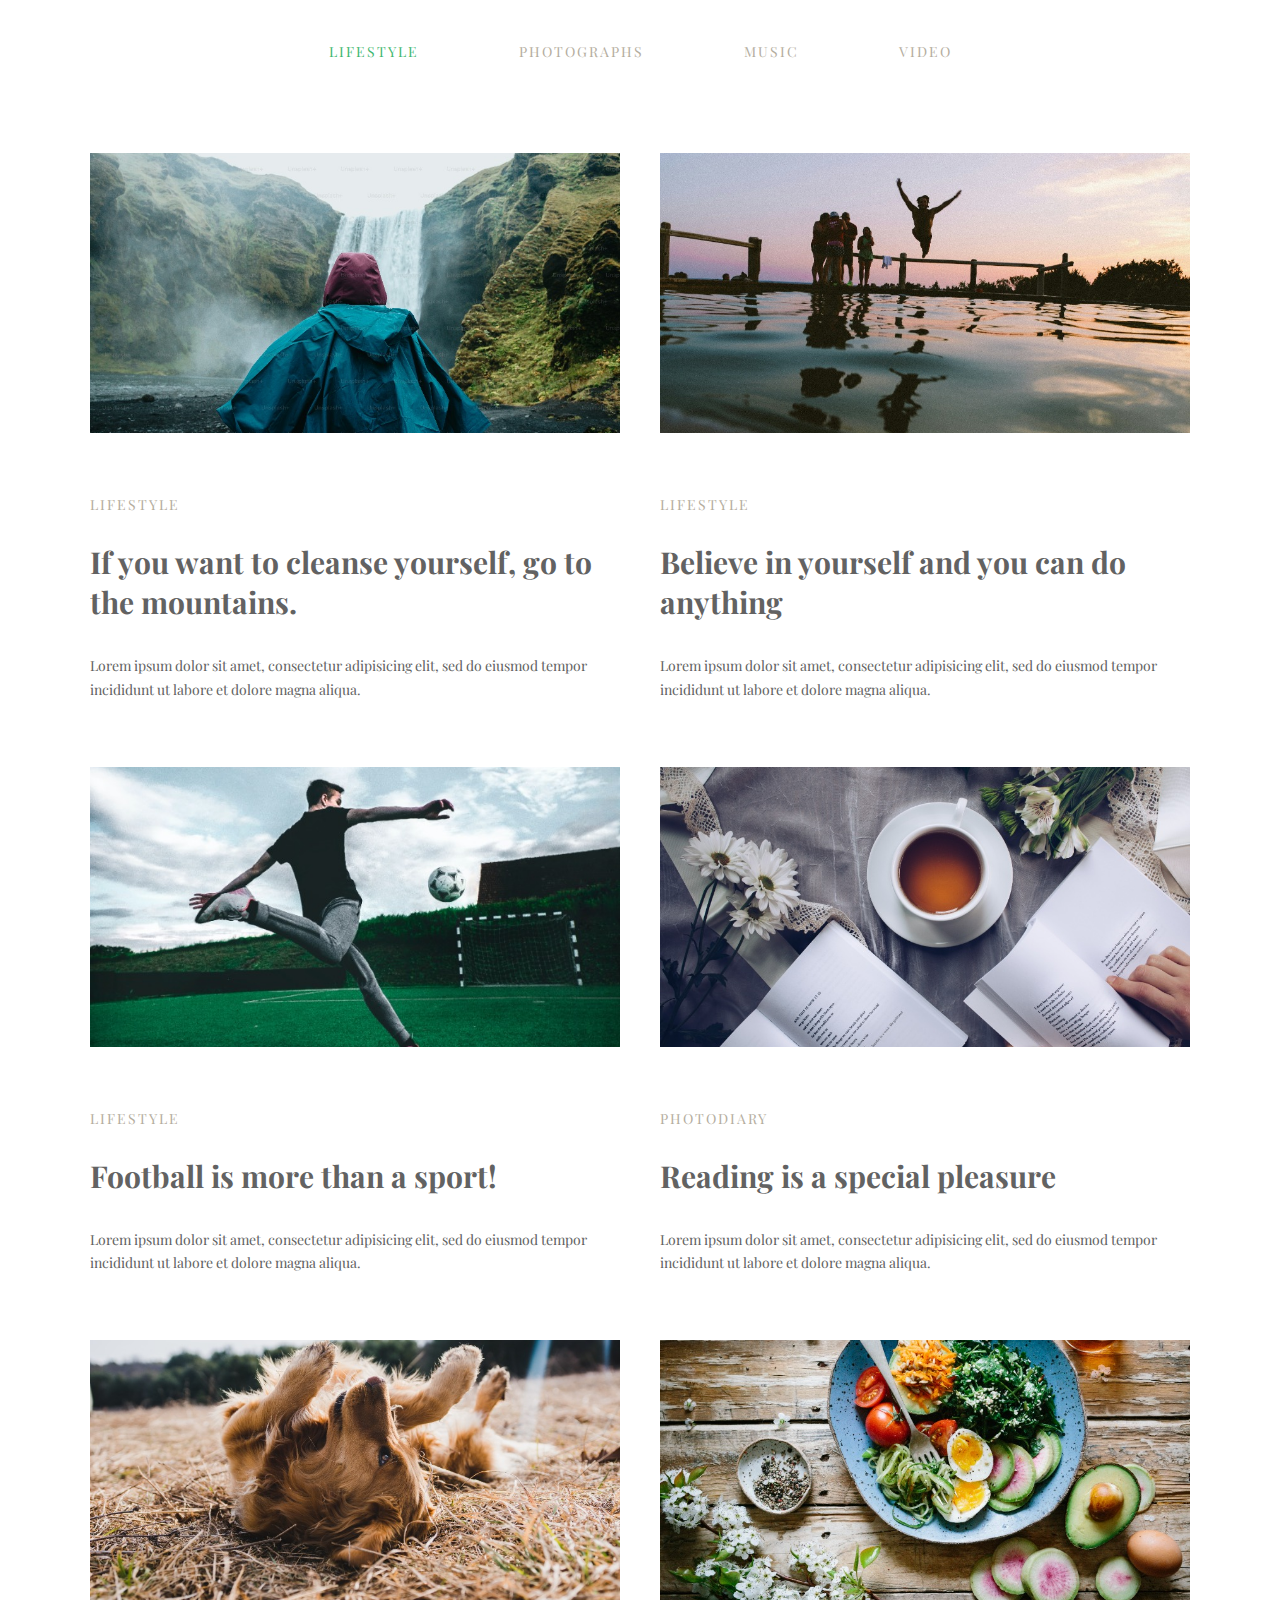
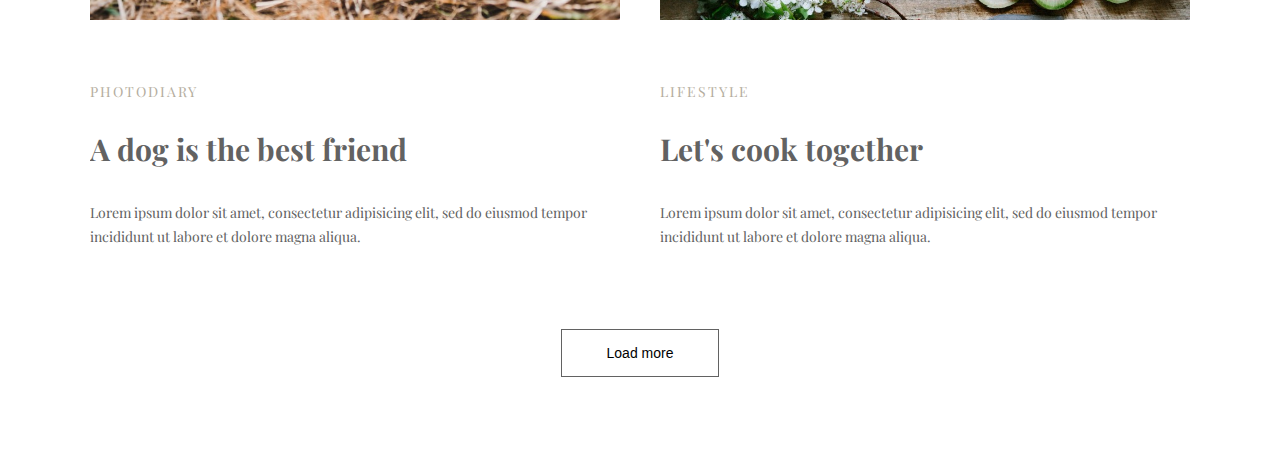
<file: home_17_html/index.html>
<!DOCTYPE html>
<html lang="en">
<head>
    <meta charset="UTF-8">
    <meta name="viewport" content="width=device-width, initial-scale=1.0">
    <title>Home_17</title>
    <link rel="preconnect" href="https://fonts.googleapis.com">
    <link rel="preconnect" href="https://fonts.gstatic.com" crossorigin>
    <link href="https://fonts.googleapis.com/css2?family=Playfair+Display:ital,wght@0,400..900;1,400..900&display=swap" rel="stylesheet">
    <link rel="stylesheet" href="style.css">
</head>
<body>

<header class="header">
    <div class="container">
        <nav>
            <ul class="header-menu">
                <li><a href="#" class="active">LIFESTYLE</a></li>
                <li><a href="#">PHOTOGRAPHS</a></li>
                <li><a href="#">MUSIC</a></li>
                <li><a href="#">VIDEO</a></li>
            </ul>
        </nav>
    </div>
</header>

<main>
    <div class="container">
        <section class="posts">

            <div class="post">
                <div class="post-img"> 
                    <img src="img/photo1.jpg" alt="">
                </div>
                <p class="post-category">LIFESTYLE</p>
                <h2 class="post-title">
                    If you want to cleanse yourself, go to the mountains.
                </h2>
                <p class="post-text">
                    Lorem ipsum dolor sit amet, consectetur adipisicing elit,
                    sed do eiusmod tempor incididunt ut labore et dolore magna aliqua.
                </p>
            </div>

            <div class="post">
                <img src="img/photo2.jpg" alt="">
                <p class="post-category">LIFESTYLE</p>
                <h2 class="post-title">
                    Believe in yourself and you can do anything
                </h2>
                <p class="post-text">
                    Lorem ipsum dolor sit amet, consectetur adipisicing elit,
                    sed do eiusmod tempor incididunt ut labore et dolore magna aliqua.
                </p>
            </div>

            <div class="post">
                <img src="img/photo3.jpg" alt="">
                <p class="post-category">LIFESTYLE</p>
                <h2 class="post-title">
                    Football is more than a sport!
                </h2>
                <p class="post-text">
                    Lorem ipsum dolor sit amet, consectetur adipisicing elit,
                    sed do eiusmod tempor incididunt ut labore et dolore magna aliqua.
                </p>
            </div>

            <div class="post">
                <img src="img/photo4.jpg" alt="">
                <p class="post-category">PHOTODIARY</p>
                <h2 class="post-title">
                    Reading is a special pleasure
                </h2>
                <p class="post-text">
                    Lorem ipsum dolor sit amet, consectetur adipisicing elit,
                    sed do eiusmod tempor incididunt ut labore et dolore magna aliqua.
                </p>
            </div>

            <div class="post">
                <img src="img/photo5.jpg" alt="">
                <p class="post-category">PHOTODIARY</p>
                <h2 class="post-title">
                    A dog is the best friend
                </h2>
                <p class="post-text">
                    Lorem ipsum dolor sit amet, consectetur adipisicing elit,
                    sed do eiusmod tempor incididunt ut labore et dolore magna aliqua.
                </p>
            </div>

            <div class="post">
                <img src="img/photo6.jpg" alt="">
                <p class="post-category">LIFESTYLE</p>
                <h2 class="post-title">
                    Let's cook together
                </h2>
                <p class="post-text">
                    Lorem ipsum dolor sit amet, consectetur adipisicing elit,
                    sed do eiusmod tempor incididunt ut labore et dolore magna aliqua.
                </p>
            </div>

        </section>

        <button class="load-more">Load more</button>
    </div>
</main>

</body>
</html>
</file>
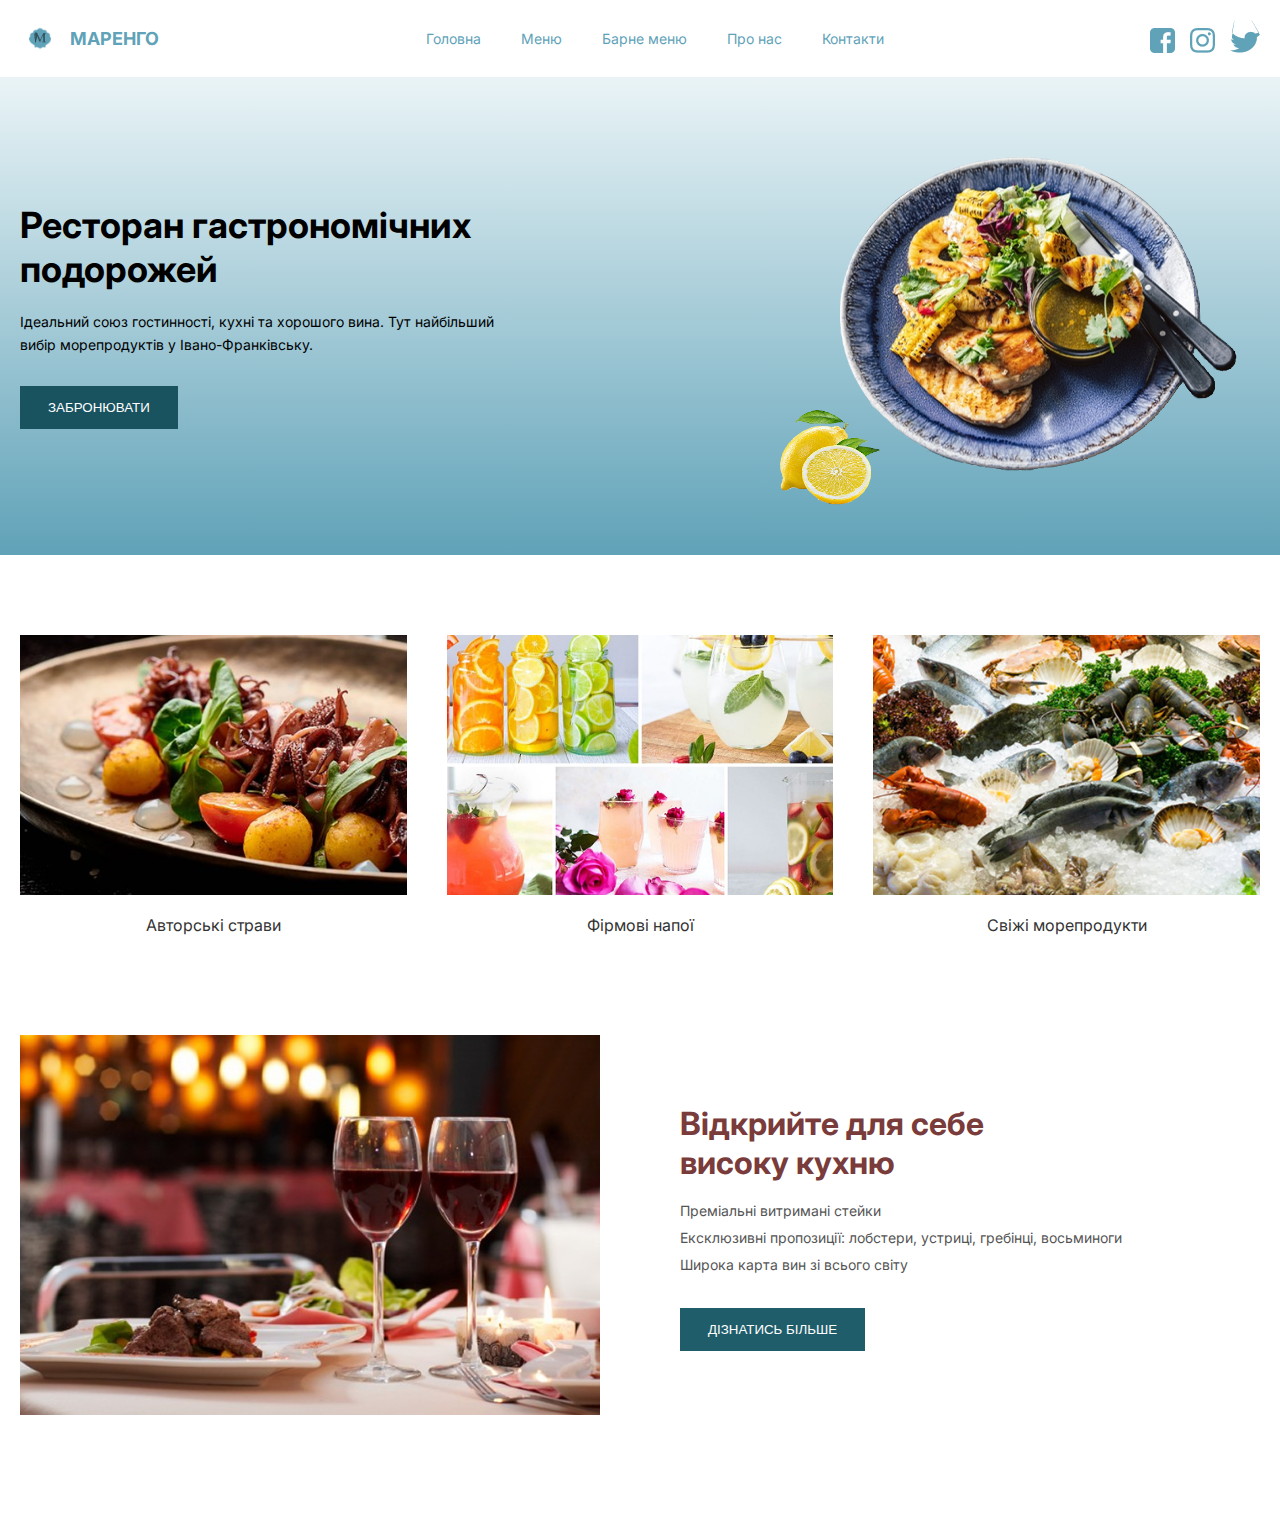
<file: lesson_21_html/index.html>
<!DOCTYPE html>
<html lang="uk">
<head>
    <meta charset="UTF-8">
    <title>Маренго</title>
    <link rel="stylesheet" href="css/style.css">
</head>
<body>

<header class="header">
    <div class="container header-flex">

        <div class="logo">
            <img src="img/image 1.png" alt="Маренго">
            <span>МАРЕНГО</span>
        </div>

        <nav class="nav">
            <a href="#">Головна</a>
            <a href="#">Меню</a>
            <a href="#">Барне меню</a>
            <a href="#">Про нас</a>
            <a href="#">Контакти</a>
        </nav>

        <div class="socials">
    <a href="#">
        <img src="img/facebook.png" alt="Facebook">
    </a>
    <a href="#">
        <img src="img/instagram.png" alt="Instagram">
    </a>
    <a href="#">
        <img src="img/twitter.png" alt="Twitter">
    </a>
        </div>

    </div>
</header>

<section class="hero">
    <div class="container hero-flex">

        <div class="hero-text">
            <h1>Ресторан гастрономічних подорожей</h1>
            <p>
                Ідеальний союз гостинності, кухні та хорошого вина.
                Тут найбільший вибір морепродуктів у Івано-Франківську.
            </p>
            <button>ЗАБРОНЮВАТИ</button>
        </div>

        <div class="hero-image">
            <img src="img/dish.png" alt="Страва">
            <img src="img/lemon.png" class="lemon" alt="Лимон">
        </div>

    </div>
</section>

<section class="categories">
    <div class="container categories-flex">

        <div class="category">
            <img src="img/category-1.png" alt="Авторські страви">
            <p>Авторські страви</p>
        </div>

        <div class="category">
            <img src="img/category-2.png" alt="Фірмові напої">
            <p>Фірмові напої</p>
        </div>

        <div class="category">
            <img src="img/category-3.png" alt="Свіжі морепродукти">
            <p>Свіжі морепродукти</p>
        </div>

    </div>
</section>

<section class="about">
    <div class="container about-flex">

        <div class="about-image">
            <img src="img/about.png" alt="Ресторан">
        </div>

        <div class="about-text">
            <h2>Відкрийте для себе<br>високу кухню</h2>

            <p>Преміальні витримані стейки</p>
            <p>Ексклюзивні пропозиції: лобстери, устриці, гребінці, восьминоги</p>
            <p>Широка карта вин зі всього світу</p>

            <button>ДІЗНАТИСЬ БІЛЬШЕ</button>
        </div>

    </div>
</section>

</body>
</html>
</file>
<file: home_17_html/style.css>
* {
    margin: 0;
    padding: 0;
    box-sizing: border-box;
}

body {
    font-family: "Playfair Display", serif;
    font-optical-sizing: auto;
    font-weight: 400;
    font-style: normal;
    color: #626262;
}

.container {
    width: 1100px;
    margin: 0 auto;
}

.header {
    padding-top: 40px;
}

.header-menu {
    display: flex;
    justify-content: center;
    gap: 100px; 
    list-style: none;
}

.header-menu a {
    text-decoration: none;
    font-size: 14px;
    letter-spacing: 2px;
    color: #b4ad9e;
}

.header-menu a.active {
    color: #3fb871;
}

.posts {
    margin-top: 92px;
    overflow: hidden;
    display: flex;
    flex-wrap: wrap;
    gap: 65px 40px; 
}

.post {
    width: calc(50% - 20px)
}

.post img {
    width: 100%;
    height: 280px;
    object-fit: cover;
    display: block;
    margin-bottom: 62px; 
}

.post-category {
    font-size: 14px;
    letter-spacing: 2px;
    color: #b4ad9e;
    margin-bottom: 28px;
}

.post-title {
    font-size: 30px;
    margin-bottom: 32px;
}

.post-text {
    font-size: 14px;
    line-height: 1.7;
}

.load-more {
    display: block;
    margin: 80px auto;
    padding: 15px 45px;
    border: 1px solid #626262;
    background: transparent;
    font-size: 14px;
    cursor: pointer;
}
</file>
<file: lesson_21_html/css/style.css>
@import url('https://fonts.googleapis.com/css2?family=Inter:ital,opsz,wght@0,14..32,100..900;1,14..32,100..900&family=Playfair+Display:ital,wght@0,400..900;1,400..900&display=swap');
* {
    box-sizing: border-box;
    margin: 0;
    padding: 0;
}
body{font-family: "Inter", sans-serif;}
.header-links{font-family: "Inter", sans-serif;}

.container {
    max-width: 1600px;
    width: 100%;
    padding: 0 20px;
    margin: 0 auto;
}

/* HEADER */

.header {
    padding: 20px 0;
}

.header-flex {
    display: flex;
    align-items: center;
    justify-content: space-between;
}

.logo {
    display: flex;
    align-items: center;
    gap: 10px;
    font-weight: bold;
    font-size: 18px;
    color: #60A2B8;
}

.logo img {
    width: 40px;
}

.nav {
    display: flex;
    gap: 40px;
}

.nav a {
    text-decoration: none;
    color: #60A2B8;
    font-size: 14px;
}

.socials {
    display: flex;
    align-items: flex-end;
    gap: 15px;
}

/* HERO */

.hero {
    background: linear-gradient(180deg, #eaf4f7, #60A2B8);
    padding: 80px 0;
}

.hero-flex {
    display: flex;
    align-items: center;
    justify-content: space-between;
}

.hero-text {
    max-width: 500px;
}

.hero-text h1 {
    font-size: 36px;
    margin-bottom: 20px;
}

.hero-text p {
    font-size: 14px;
    line-height: 1.6;
    margin-bottom: 30px;
}

.hero-text button {
    background: #195360;
    color: #fff;
    border: none;
    padding: 14px 28px;
    cursor: pointer;
}

.hero-image {
    position: relative;
}

.hero-image img:first-child {
    max-width: 420px;
    width: 100%;
}

.lemon {
    position: absolute;
    bottom: -30px;
    left: -60px;
    width: 100px;
}

.categories {
    padding: 80px 0 100px;
}

.categories-flex {
    display: flex;
    justify-content: space-between;
    gap: 40px;
}

.category {
    flex: 1;
    text-align: center;
}

.category img {
    width: 100%;
    height: 260px;
    object-fit: cover;
    margin-bottom: 16px;
}

.category p {
    font-size: 16px;
    color: #333;
}

.category p.active {
    display: inline-block;
    padding: 4px 8px;
    border: 2px solid #3aa37c;
}

.about {
    padding-bottom: 120px;
}

.about-flex {
    display: flex;
    align-items: center;
    gap: 80px;
}

.about-image {
    flex: 1;
}

.about-image img {
    width: 100%;
    height: 380px;
    object-fit: cover;
}

.about-text {
    flex: 1;
}

.about-text h2 {
    font-size: 32px;
    color: #7a3b3b;
    margin-bottom: 20px;
}

.about-text p {
    font-size: 14px;
    margin-bottom: 10px;
    color: #555;
}

.about-text button {
    margin-top: 25px;
    padding: 14px 28px;
    background: #1f5d6b;
    color: #fff;
    border: none;
    cursor: pointer;
}
</file>
